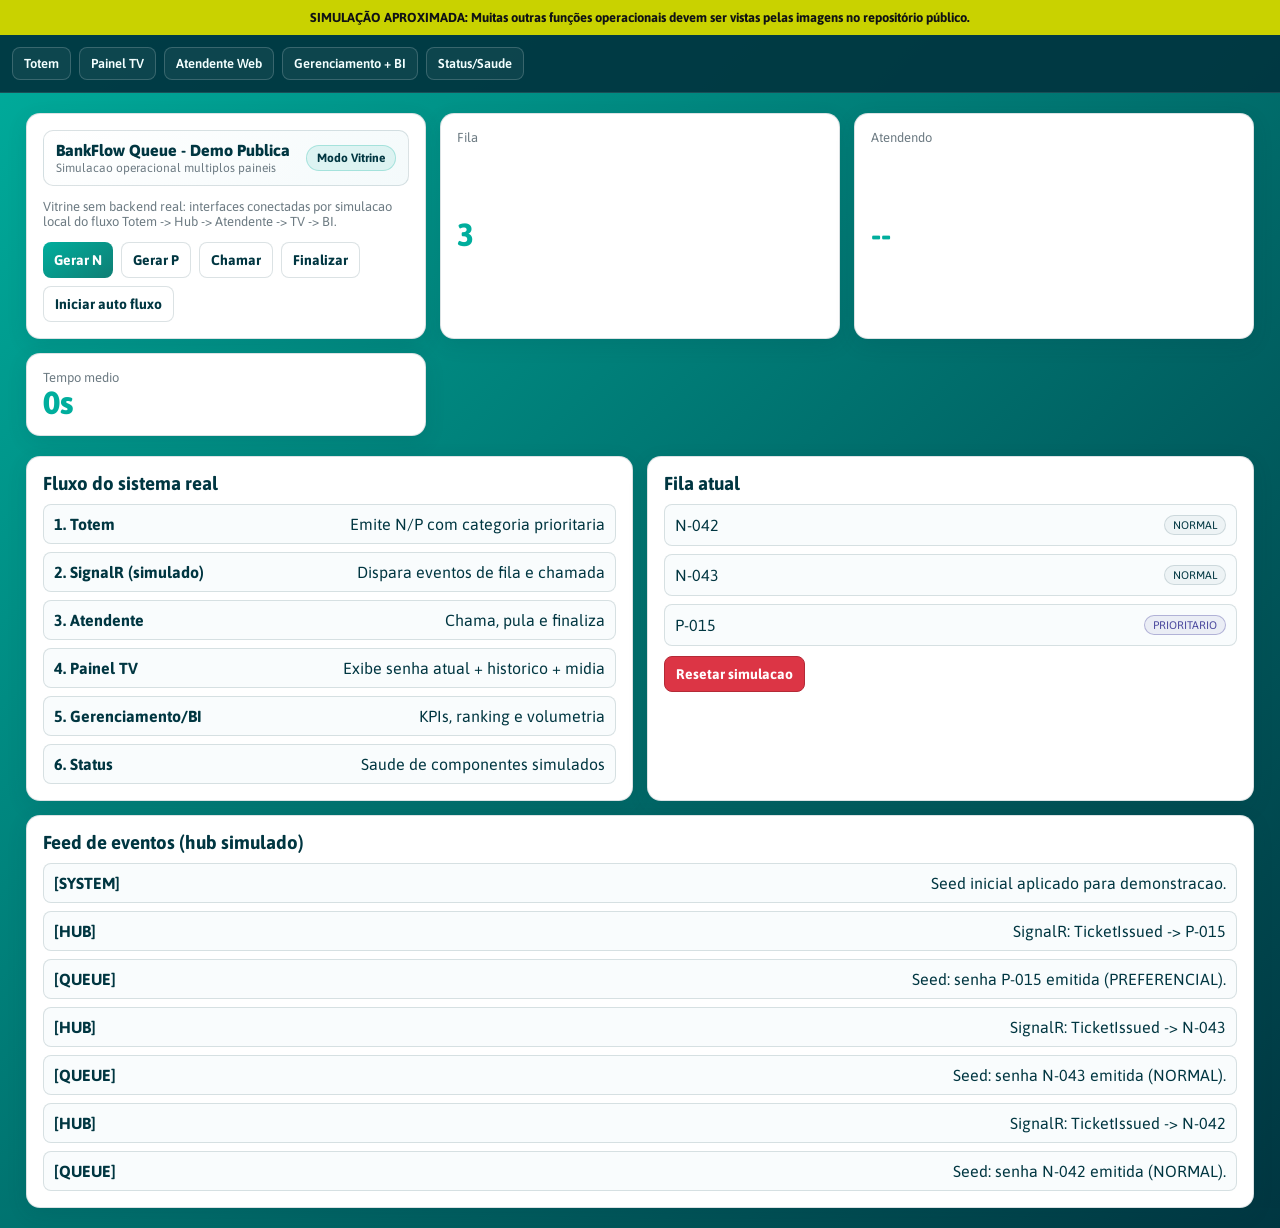
<file: index.html>
<!DOCTYPE html>
<html lang="pt-br">

<head>
  <meta charset="UTF-8" />
  <meta name="viewport" content="width=device-width, initial-scale=1.0" />
  <title>BankFlow Simulado - Inicio</title>
  <link rel="preconnect" href="https://fonts.googleapis.com" />
  <link rel="preconnect" href="https://fonts.gstatic.com" crossorigin />
  <link href="https://fonts.googleapis.com/css2?family=Asap:wght@400;500;600;700;800&display=swap" rel="stylesheet" />
  <link rel="stylesheet" href="sim-style.css" />
</head>

<body>
  <div class="sim-banner">SIMULAÇÃO APROXIMADA: Muitas outras funções operacionais devem ser vistas pelas imagens no
    repositório público.</div>
  <nav class="top-nav">
    <a href="totem.html">Totem</a>
    <a href="painel-tv.html">Painel TV</a>
    <a href="atendente-web.html">Atendente Web</a>
    <a href="gerenciamento.html">Gerenciamento + BI</a>
    <a href="status.html">Status/Saude</a>
  </nav>

  <main class="container grid cols-3">
    <section class="card">
      <div class="app-header">
        <div>
          <p class="app-name">BankFlow Queue - Demo Publica</p>
          <p class="app-subtitle">Simulacao operacional multiplos paineis</p>
        </div>
        <span class="status-pill">Modo Vitrine</span>
      </div>
      <p class="muted">Vitrine sem backend real: interfaces conectadas por simulacao local do fluxo Totem -> Hub ->
        Atendente -> TV -> BI.</p>
      <div class="actions" style="margin-top: 10px;">
        <button class="primary" id="genNormal">Gerar N</button>
        <button id="genPriority">Gerar P</button>
        <button id="call">Chamar</button>
        <button id="finish">Finalizar</button>
        <button id="autoToggle">Iniciar auto fluxo</button>
      </div>
    </section>

    <section class="card kpi">
      <span class="muted">Fila</span>
      <span class="metric" id="queue">0</span>
    </section>
    <section class="card kpi">
      <span class="muted">Atendendo</span>
      <span class="metric" id="serving">--</span>
    </section>
    <section class="card kpi">
      <span class="muted">Tempo medio</span>
      <span class="metric" id="avgWait">0s</span>
    </section>
  </main>

  <main class="container grid cols-2">
    <section class="card">
      <h3>Fluxo do sistema real</h3>
      <ul class="list">
        <li><strong>1. Totem</strong><span>Emite N/P com categoria prioritaria</span></li>
        <li><strong>2. SignalR (simulado)</strong><span>Dispara eventos de fila e chamada</span></li>
        <li><strong>3. Atendente</strong><span>Chama, pula e finaliza</span></li>
        <li><strong>4. Painel TV</strong><span>Exibe senha atual + historico + midia</span></li>
        <li><strong>5. Gerenciamento/BI</strong><span>KPIs, ranking e volumetria</span></li>
        <li><strong>6. Status</strong><span>Saude de componentes simulados</span></li>
      </ul>
    </section>

    <section class="card">
      <h3>Fila atual</h3>
      <ul class="list" id="queueList"></ul>
      <div class="actions" style="margin-top: 10px;">
        <button class="danger" id="reset">Resetar simulacao</button>
      </div>
    </section>

    <section class="card" style="grid-column: 1 / -1;">
      <h3>Feed de eventos (hub simulado)</h3>
      <ul class="list" id="eventList"></ul>
    </section>
  </main>

  <script src="sim-core.js"></script>
  <script>
    BankFlowSim.seedDemoData();

    const queue = document.getElementById("queue");
    const serving = document.getElementById("serving");
    const avgWait = document.getElementById("avgWait");
    const queueList = document.getElementById("queueList");
    const eventList = document.getElementById("eventList");
    const autoToggle = document.getElementById("autoToggle");

    let autoIssueId = null;
    let autoServiceId = null;
    let autoRunning = false;

    function stopAuto() {
      if (autoIssueId) clearInterval(autoIssueId);
      if (autoServiceId) clearInterval(autoServiceId);
      autoIssueId = null;
      autoServiceId = null;
      autoRunning = false;
      autoToggle.textContent = "Iniciar auto fluxo";
    }

    function startAuto() {
      stopAuto();
      autoIssueId = setInterval(() => BankFlowSim.autoIssueStep(), 5000);
      autoServiceId = setInterval(() => BankFlowSim.autoServiceStep(), 7000);
      autoRunning = true;
      autoToggle.textContent = "Parar auto fluxo";
    }

    function render(state) {
      queue.textContent = state.queue.length;
      serving.textContent = state.serving ? state.serving.code : "--";
      avgWait.textContent = `${state.averageWaitSec}s`;

      queueList.innerHTML = "";
      state.queue.forEach((item) => {
        const li = document.createElement("li");
        li.innerHTML = `<span>${item.code}</span><span class="badge ${item.type === "PRIORITARIO" ? "priority" : ""}">${item.type}</span>`;
        queueList.appendChild(li);
      });

      if (state.queue.length === 0) {
        const li = document.createElement("li");
        li.textContent = "Fila vazia";
        queueList.appendChild(li);
      }

      eventList.innerHTML = "";
      state.events.slice(0, 8).forEach((event) => {
        const li = document.createElement("li");
        li.innerHTML = `<strong>[${event.channel}]</strong><span>${event.message}</span>`;
        eventList.appendChild(li);
      });
      if (state.events.length === 0) {
        const li = document.createElement("li");
        li.textContent = "Sem eventos ainda";
        eventList.appendChild(li);
      }
    }

    document.getElementById("genNormal").addEventListener("click", () => BankFlowSim.issueTicket(BankFlowSim.TYPES.NORMAL));
    document.getElementById("genPriority").addEventListener("click", () => {
      const cats = BankFlowSim.PRIORITY_CATEGORIES;
      const category = cats[Math.floor(Math.random() * cats.length)];
      BankFlowSim.issueTicket(BankFlowSim.TYPES.PRIORITARIO, { category, source: "Inicio" });
    });
    document.getElementById("call").addEventListener("click", () => BankFlowSim.callNext({ attendant: "Supervisor", guiche: "Guiche 01" }));
    document.getElementById("finish").addEventListener("click", () => BankFlowSim.finishCurrent());
    document.getElementById("reset").addEventListener("click", () => {
      stopAuto();
      BankFlowSim.resetAll();
    });
    autoToggle.addEventListener("click", () => {
      if (autoRunning) stopAuto();
      else startAuto();
    });

    BankFlowSim.subscribe(render);
    render(BankFlowSim.loadState());
  </script>
</body>

</html>
</file>
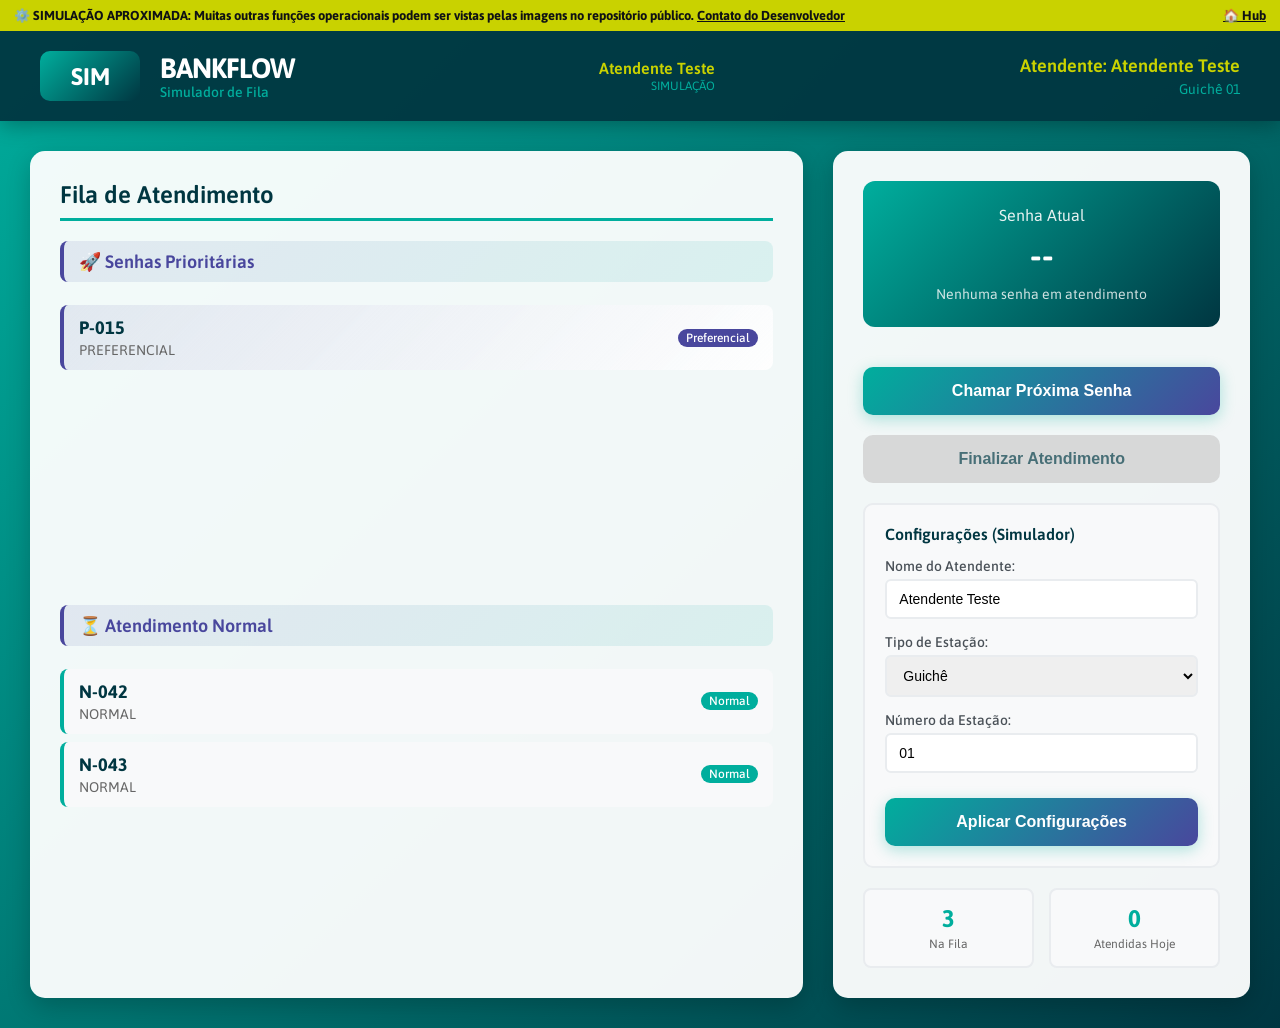
<file: atendente-web.html>
<!DOCTYPE html>
<html lang="pt-br">

<head>
  <meta charset="UTF-8">
  <meta name="viewport" content="width=device-width, initial-scale=1.0">
  <title>Painel do Atendente (Simulação) - BankFlow</title>
  <link rel="preconnect" href="https://fonts.gstatic.com/" crossorigin="">
  <link rel="stylesheet" href="https://fonts.googleapis.com/css2?family=Asap:wght@400;500;600;700;800&display=swap">
  <script src="sim-core.js"></script>
  <style>
    * {
      margin: 0;
      padding: 0;
      box-sizing: border-box;
    }

    body {
      font-family: 'Asap', sans-serif !important;
      background: linear-gradient(135deg, #00AE9D 0%, #003641 100%);
      min-height: 100vh;
      display: flex;
      flex-direction: column;
    }

    .sim-banner {
      background: #c9d200;
      color: #101214;
      text-align: center;
      padding: 8px 14px;
      font-weight: 700;
      font-size: 13px;
      z-index: 1000;
      display: flex;
      justify-content: space-between;
      align-items: center;
      width: 100%;
    }

    .sim-banner a {
      color: #101214;
      text-decoration: underline;
      font-weight: bold;
    }

    .header {
      background: rgba(0, 54, 65, 0.95);
      padding: 20px 40px;
      display: flex;
      align-items: center;
      justify-content: space-between;
      box-shadow: 0 4px 20px rgba(0, 0, 0, 0.3);
      color: white;
    }

    .logo-section {
      display: flex;
      align-items: center;
      gap: 20px;
    }

    .logo {
      width: 100px;
      height: 50px;
      background: linear-gradient(135deg, #00AE9D, #003641);
      border-radius: 10px;
      display: flex;
      align-items: center;
      justify-content: center;
      color: white;
      font-weight: bold;
      font-size: 24px;
    }

    .brand-text {
      display: flex;
      flex-direction: column;
    }

    .brand-name {
      font-size: 28px;
      font-weight: bold;
      color: white;
      letter-spacing: -1px;
    }

    .brand-subtitle {
      font-size: 14px;
      color: #00AE9D;
      font-weight: 500;
    }

    .user-section {
      display: flex;
      align-items: center;
      gap: 15px;
    }

    .user-info {
      display: flex;
      flex-direction: column;
      align-items: flex-end;
      gap: 2px;
    }

    .user-name {
      font-size: 16px;
      font-weight: 600;
      color: #C9D200;
    }

    .user-role {
      font-size: 12px;
      color: #00AE9D;
      text-transform: uppercase;
    }

    .attendant-info {
      display: flex;
      flex-direction: column;
      align-items: flex-end;
      gap: 5px;
    }

    .attendant-name {
      font-size: 18px;
      font-weight: 600;
      color: #C9D200;
    }

    .desk-info {
      font-size: 14px;
      color: #00AE9D;
    }

    .main-container {
      flex: 1;
      display: flex;
      padding: 30px;
      gap: 30px;
    }

    .queue-panel {
      flex: 2;
      background: rgba(255, 255, 255, 0.95);
      border-radius: 15px;
      padding: 30px;
      box-shadow: 0 8px 25px rgba(0, 0, 0, 0.2);
      display: flex;
      flex-direction: column;
    }

    .control-panel {
      flex: 1;
      background: rgba(255, 255, 255, 0.95);
      border-radius: 15px;
      padding: 30px;
      box-shadow: 0 8px 25px rgba(0, 0, 0, 0.2);
      display: flex;
      flex-direction: column;
      gap: 20px;
    }

    .panel-title {
      font-size: 24px;
      font-weight: 600;
      color: #003641;
      margin-bottom: 20px;
      border-bottom: 3px solid #00AE9D;
      padding-bottom: 10px;
    }

    .queue-section {
      margin-bottom: 25px;
      display: flex;
      flex-direction: column;
      flex: 1;
      min-height: 200px;
    }

    .queue-section-title {
      font-size: 18px;
      font-weight: 600;
      color: #49479D;
      margin-bottom: 15px;
      padding: 10px 15px;
      background: linear-gradient(135deg, rgba(73, 71, 157, 0.1), rgba(0, 174, 157, 0.1));
      border-radius: 8px;
      border-left: 4px solid #49479D;
    }

    .queue-list {
      overflow-y: auto;
      flex: 1;
    }

    .queue-item {
      display: flex;
      justify-content: space-between;
      align-items: center;
      padding: 12px 15px;
      margin: 8px 0;
      background: #f8f9fa;
      border-radius: 8px;
      border-left: 4px solid #00AE9D;
      transition: all 0.3s ease;
    }

    .queue-item.priority {
      border-left-color: #49479D;
      background: linear-gradient(135deg, rgba(73, 71, 157, 0.1), rgba(255, 255, 255, 0.9));
    }

    .ticket-info {
      display: flex;
      flex-direction: column;
      gap: 4px;
    }

    .ticket-number {
      font-size: 18px;
      font-weight: bold;
      color: #003641;
    }

    .ticket-service {
      font-size: 14px;
      color: #666;
    }

    .ticket-priority {
      font-size: 12px;
      padding: 2px 8px;
      border-radius: 12px;
      color: white;
      font-weight: 500;
    }

    .priority-normal {
      background-color: #00AE9D;
    }

    .priority-high {
      background-color: #49479D;
    }

    .current-ticket {
      background: linear-gradient(135deg, #00AE9D, #003641);
      color: white;
      padding: 25px;
      border-radius: 12px;
      text-align: center;
      margin-bottom: 20px;
    }

    .current-ticket-title {
      font-size: 16px;
      margin-bottom: 10px;
      opacity: 0.9;
    }

    .current-ticket-number {
      font-size: 36px;
      font-weight: bold;
      margin-bottom: 10px;
    }

    .current-ticket-service {
      font-size: 14px;
      opacity: 0.8;
    }

    .action-button {
      background: linear-gradient(135deg, #00AE9D, #49479D);
      color: white;
      border: none;
      padding: 15px 25px;
      border-radius: 10px;
      font-size: 16px;
      font-weight: 600;
      cursor: pointer;
      transition: all 0.3s ease;
      box-shadow: 0 4px 15px rgba(0, 174, 157, 0.3);
    }

    .action-button:hover:not(:disabled) {
      transform: translateY(-2px);
      box-shadow: 0 6px 20px rgba(0, 174, 157, 0.4);
    }

    .action-button:disabled {
      background: #ccc;
      cursor: not-allowed;
      box-shadow: none;
      opacity: 0.7;
    }

    .finish-button {
      background: linear-gradient(135deg, #C9D200, #7DB61C);
      color: #003641;
    }

    .attendant-config {
      background: #f8f9fa;
      padding: 20px;
      border-radius: 10px;
      border: 2px solid #e9ecef;
    }

    .config-title {
      font-size: 16px;
      font-weight: 600;
      color: #003641;
      margin-bottom: 15px;
    }

    .form-group {
      margin-bottom: 15px;
    }

    .form-label {
      display: block;
      font-size: 14px;
      font-weight: 500;
      color: #495057;
      margin-bottom: 5px;
    }

    .form-input {
      width: 100%;
      padding: 10px 12px;
      border: 2px solid #e9ecef;
      border-radius: 6px;
      font-size: 14px;
      transition: border-color 0.3s ease;
    }

    .form-input:focus {
      outline: none;
      border-color: #00AE9D;
    }

    .stats-grid {
      display: grid;
      grid-template-columns: 1fr 1fr;
      gap: 15px;
    }

    .stat-card {
      background: #f8f9fa;
      padding: 15px;
      border-radius: 8px;
      text-align: center;
      border: 2px solid #e9ecef;
    }

    .stat-number {
      font-size: 24px;
      font-weight: bold;
      color: #00AE9D;
    }

    .stat-label {
      font-size: 12px;
      color: #666;
      margin-top: 5px;
    }

    .empty-queue {
      text-align: center;
      padding: 20px;
      color: #666;
      font-style: italic;
    }

    /* Notification */
    .notification-container {
      position: fixed;
      top: 40px;
      right: 20px;
      z-index: 10000;
      max-width: 400px;
    }

    .notification {
      background: linear-gradient(135deg, #ffffff 0%, #f8f9fa 100%);
      border-left: 5px solid #00AE9D;
      border-radius: 8px;
      padding: 15px;
      margin-bottom: 15px;
      box-shadow: 0 4px 15px rgba(0, 0, 0, 0.15);
      animation: slideInX 0.3s ease-out;
      position: relative;
    }

    .notification.success {
      border-left-color: #28a745;
    }

    .notification.warning {
      border-left-color: #ffc107;
    }

    .notification.error {
      border-left-color: #dc3545;
    }

    .notification-title {
      font-weight: bold;
      font-size: 15px;
      display: flex;
      align-items: center;
      margin-bottom: 5px;
      color: #333;
    }

    .notification-message {
      font-size: 13px;
      color: #666;
    }

    .close-btn {
      position: absolute;
      top: 10px;
      right: 10px;
      background: none;
      border: none;
      font-size: 18px;
      cursor: pointer;
      color: #999;
    }

    @keyframes slideInX {
      from {
        transform: translateX(100%);
        opacity: 0;
      }

      to {
        transform: translateX(0);
        opacity: 1;
      }
    }

    @media (max-width: 1024px) {
      .main-container {
        flex-direction: column;
      }
    }
  </style>
</head>

<body>
  <div class="sim-banner">
    <span>⚙️ SIMULAÇÃO APROXIMADA: Muitas outras funções operacionais podem ser vistas pelas imagens no repositório
      público. <a href="https://www.linkedin.com/in/matheus-b-ribeiro/" target="_blank">Contato do
        Desenvolvedor</a></span>
    <a href="index.html" style="margin-left: 20px;">🏠 Hub</a>
  </div>

  <div class="header">
    <div class="logo-section">
      <div class="logo">SIM</div>
      <div class="brand-text">
        <div class="brand-name">BANKFLOW</div>
        <div class="brand-subtitle">Simulador de Fila</div>
      </div>
    </div>
    <div class="user-section">
      <div class="user-info">
        <div class="user-name" id="userName">Atendente Teste</div>
        <div class="user-role" id="userRole">Simulação</div>
      </div>
    </div>
    <div class="attendant-info">
      <div class="attendant-name" id="attendantNameDisplay">Atendente: Não configurado</div>
      <div class="desk-info" id="deskInfo">Mesa: Não configurada</div>
    </div>
  </div>

  <div class="main-container">
    <div class="queue-panel">
      <h2 class="panel-title">Fila de Atendimento</h2>

      <div class="queue-section">
        <div class="queue-section-title">🚀 Senhas Prioritárias</div>
        <div class="queue-list" id="priorityQueue">
          <div class="empty-queue">Carregando fila...</div>
        </div>
      </div>

      <div class="queue-section">
        <div class="queue-section-title">⏳ Atendimento Normal</div>
        <div class="queue-list" id="normalQueue">
          <div class="empty-queue">Carregando fila...</div>
        </div>
      </div>
    </div>

    <div class="control-panel">
      <div class="current-ticket" id="currentTicket">
        <div class="current-ticket-title">Senha Atual</div>
        <div class="current-ticket-number" id="currentTicketNumber">--</div>
        <div class="current-ticket-service" id="currentTicketService">Nenhuma senha em atendimento</div>
      </div>

      <button class="action-button" id="callNextBtn" onclick="chamarProxima()">
        Chamar Próxima Senha
      </button>

      <button class="action-button finish-button" id="finishBtn" onclick="finalizarAtual()" disabled>
        Finalizar Atendimento
      </button>

      <div class="attendant-config">
        <div class="config-title">Configurações (Simulador)</div>
        <div class="form-group">
          <label class="form-label">Nome do Atendente:</label>
          <input type="text" class="form-input" id="cfgName" value="Atendente Teste">
        </div>
        <div class="form-group">
          <label class="form-label">Tipo de Estação:</label>
          <select class="form-input" id="cfgType">
            <option value="GUICHE">Guichê</option>
            <option value="CAIXA">Caixa</option>
            <option value="GERENTE">Mesa Gerente</option>
          </select>
        </div>
        <div class="form-group">
          <label class="form-label">Número da Estação:</label>
          <input type="text" class="form-input" id="cfgNumber" value="01">
        </div>
        <button class="action-button" onclick="salvarConfig()" style="width: 100%; margin-top: 10px;">
          Aplicar Configurações
        </button>
      </div>

      <div class="stats-grid">
        <div class="stat-card">
          <div class="stat-number" id="totalQueue">0</div>
          <div class="stat-label">Na Fila</div>
        </div>
        <div class="stat-card">
          <div class="stat-number" id="totalAttended">0</div>
          <div class="stat-label">Atendidas Hoje</div>
        </div>
      </div>
    </div>
  </div>

  <div class="notification-container" id="notificationContainer"></div>

  <script>
    const serviceNames = {
      'ATEND_PF': 'Atendimento PF',
      'ATEND_PJ': 'Atendimento PJ',
      'CAIXA': 'Caixa',
      'GERENTE': 'Gerente',
      'SEGUROS': 'Seguros',
      'GERAL': 'Geral'
    };

    const priorityNames = {
      'NORMAL': 'Normal',
      '60+': 'Prioridade 60+',
      '80+': 'Prioridade 80+',
      'CRIANCA_COLO': 'Criança de Colo',
      'GESTANTE': 'Gestante',
      'LACTANTE': 'Lactante',
      'PORTADOR_DEFICIENCIA': 'Portador de Deficiência',
      'PREFERENCIAL': 'Preferencial'
    };

    let myConfig = {
      name: 'Atendente Teste',
      type: 'GUICHE',
      number: '01'
    };

    function showNotification(msg, type = 'info', title = '') {
      const container = document.getElementById('notificationContainer');
      const notif = document.createElement('div');
      notif.className = `notification ${type}`;

      const realTitle = title || (type === 'success' ? 'Sucesso' : type === 'warning' ? 'Aviso' : type === 'error' ? 'Erro' : 'Notificação');

      notif.innerHTML = `
                <button class="close-btn" onclick="this.parentElement.remove()">×</button>
                <div class="notification-title">${realTitle}</div>
                <div class="notification-message">${msg}</div>
            `;
      container.appendChild(notif);
      setTimeout(() => { if (notif.parentNode) notif.remove(); }, 5000);
    }

    function salvarConfig() {
      myConfig.name = document.getElementById('cfgName').value.trim() || 'Atendente';
      myConfig.type = document.getElementById('cfgType').value;
      myConfig.number = document.getElementById('cfgNumber').value.trim() || '01';

      atualizarDisplaysConfig();
      showNotification('Configurações aplicadas na simulação!', 'success');
    }

    function atualizarDisplaysConfig() {
      document.getElementById('userName').textContent = myConfig.name;
      document.getElementById('attendantNameDisplay').textContent = `Atendente: ${myConfig.name}`;
      const typeStr = myConfig.type === 'CAIXA' ? 'Caixa' : myConfig.type === 'GERENTE' ? 'Gerente' : 'Guichê';
      document.getElementById('deskInfo').textContent = `${typeStr} ${myConfig.number}`;
    }

    function renderQueue(state) {
      const priQ = document.getElementById('priorityQueue');
      const normQ = document.getElementById('normalQueue');

      const prioritarias = state.queue.filter(t => t.type === 'PRIORITARIO');
      const normais = state.queue.filter(t => t.type === 'NORMAL');

      const renderItem = (ticket, isPri) => `
                <div class="queue-item ${isPri ? 'priority' : ''}">
                    <div class="ticket-info">
                        <div class="ticket-number">${ticket.code}</div>
                        <div class="ticket-service">${serviceNames[ticket.category] || ticket.category}</div>
                    </div>
                    <div class="ticket-priority ${isPri ? 'priority-high' : 'priority-normal'}">
                        ${priorityNames[ticket.category] || (isPri ? 'Prioridade' : 'Normal')}
                    </div>
                </div>
            `;

      priQ.innerHTML = prioritarias.length > 0
        ? prioritarias.map(t => renderItem(t, true)).join('')
        : '<div class="empty-queue">Nenhuma senha prioritária</div>';

      normQ.innerHTML = normais.length > 0
        ? normais.map(t => renderItem(t, false)).join('')
        : '<div class="empty-queue">Nenhuma senha normal</div>';

      document.getElementById('totalQueue').textContent = state.queue.length;

      // Simulação simples de atendidas (número de histórico local + algum valor base local se quisessemos)
      document.getElementById('totalAttended').textContent = state.history.length;

      // Atendimento atual (se for meu)
      const st = state.serving;
      if (st && st.attendant === myConfig.name && st.guiche === myConfig.number) {
        document.getElementById('currentTicketNumber').textContent = st.code;
        document.getElementById('currentTicketService').textContent = `${serviceNames[st.category] || st.category} - ${priorityNames[st.category] || st.type}`;
        document.getElementById('finishBtn').disabled = false;
        document.getElementById('callNextBtn').disabled = true;
      } else {
        document.getElementById('currentTicketNumber').textContent = '--';
        document.getElementById('currentTicketService').textContent = 'Nenhuma senha em atendimento';
        document.getElementById('finishBtn').disabled = true;
        document.getElementById('callNextBtn').disabled = false;
      }
    }

    function handleState(state) {
      renderQueue(state);
    }

    function chamarProxima() {
      const ticket = BankFlowSim.callNextTicket(myConfig.number, myConfig.name, myConfig.type);
      if (ticket) {
        showNotification(`Senha ${ticket.code} chamada!`, 'success');
      } else {
        showNotification('Nenhuma senha aguardando na fila.', 'warning');
      }
    }

    function finalizarAtual() {
      const state = BankFlowSim.loadState();
      const st = state.serving;
      if (st && st.attendant === myConfig.name && st.guiche === myConfig.number) {
        BankFlowSim.finishTicket(st.id);
        showNotification(`Atendimento de ${st.code} finalizado.`, 'success');
      } else {
        showNotification('Você não tem senha em atendimento ativo.', 'error');
      }
    }

    window.onload = () => {
      atualizarDisplaysConfig();
      BankFlowSim.subscribe(handleState);
      handleState(BankFlowSim.loadState());
    };
  </script>
</body>

</html>
</file>
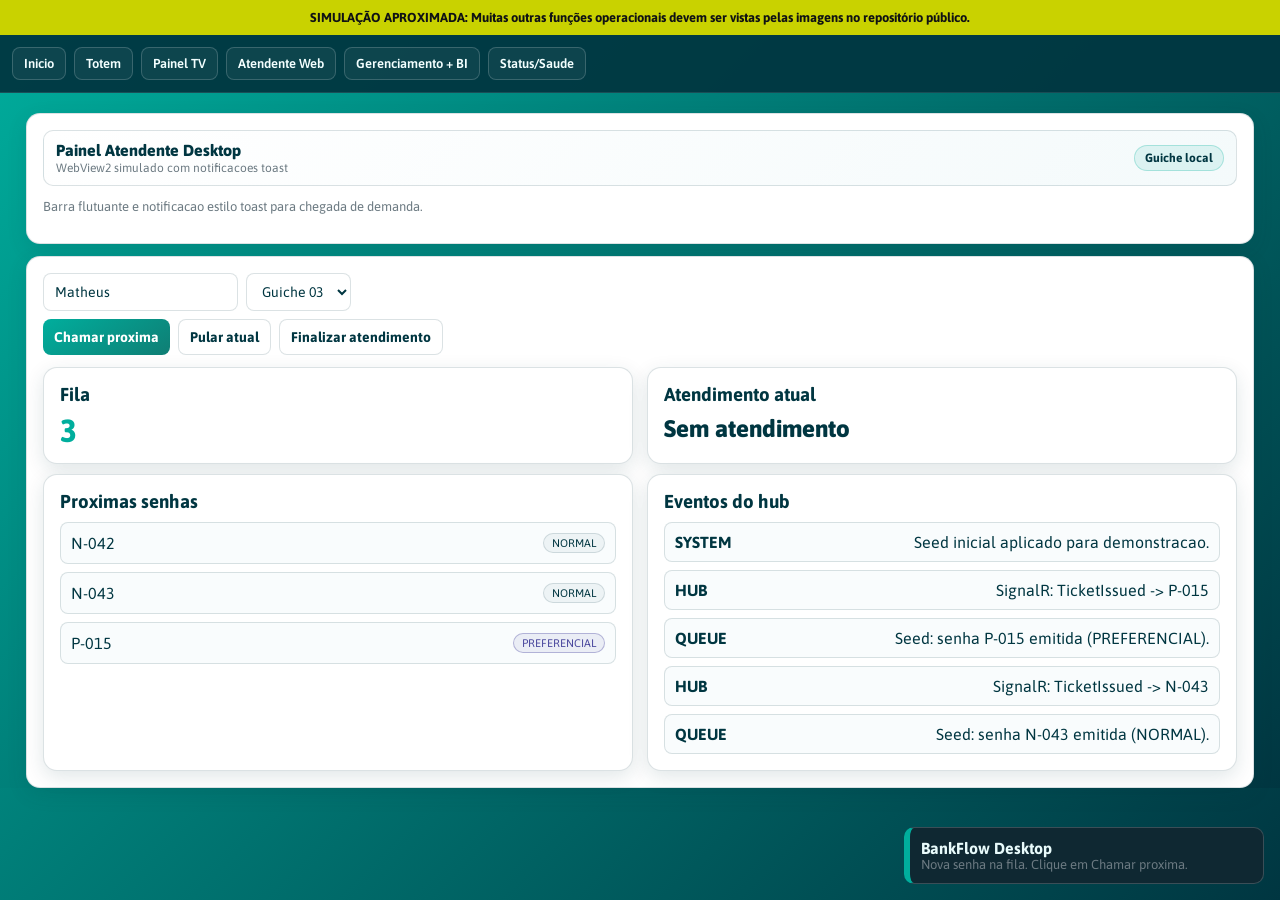
<file: atendente.html>
<!DOCTYPE html>
<html lang="pt-br">

<head>
    <meta charset="UTF-8" />
    <meta name="viewport" content="width=device-width, initial-scale=1.0" />
    <title>BankFlow Simulado - Atendente Desktop</title>
    <link rel="preconnect" href="https://fonts.googleapis.com" />
    <link rel="preconnect" href="https://fonts.gstatic.com" crossorigin />
    <link href="https://fonts.googleapis.com/css2?family=Asap:wght@400;500;600;700;800&display=swap" rel="stylesheet" />
    <link rel="stylesheet" href="sim-style.css" />
</head>

<body>
    <div class="sim-banner">SIMULAÇÃO APROXIMADA: Muitas outras funções operacionais devem ser vistas pelas imagens no
        repositório público.</div>
    <nav class="top-nav">
        <a href="index.html">Inicio</a>
        <a href="totem.html">Totem</a>
        <a href="painel-tv.html">Painel TV</a>
        <a href="atendente-web.html">Atendente Web</a>
        <a href="gerenciamento.html">Gerenciamento + BI</a>
        <a href="status.html">Status/Saude</a>
    </nav>

    <main class="container">
        <section class="card">
            <div class="app-header">
                <div>
                    <p class="app-name">Painel Atendente Desktop</p>
                    <p class="app-subtitle">WebView2 simulado com notificacoes toast</p>
                </div>
                <span class="status-pill">Guiche local</span>
            </div>
            <p class="muted">Barra flutuante e notificacao estilo toast para chegada de demanda.</p>
        </section>

        <section class="card" style="margin-top: 12px;">
            <div class="actions" style="margin-bottom: 8px;">
                <input id="attendantName" class="input" value="Matheus" />
                <select id="guiche" class="input">
                    <option>Guiche 01</option>
                    <option>Guiche 02</option>
                    <option selected>Guiche 03</option>
                </select>
            </div>

            <div class="actions">
                <button class="primary" id="callBtn">Chamar proxima</button>
                <button id="skipBtn">Pular atual</button>
                <button id="finishBtn">Finalizar atendimento</button>
            </div>

            <div class="grid cols-2" style="margin-top: 12px;">
                <div class="card">
                    <h3>Fila</h3>
                    <div class="metric" id="queueCount">0</div>
                </div>
                <div class="card">
                    <h3>Atendimento atual</h3>
                    <div class="ticket" id="servingCode">--</div>
                </div>
            </div>

            <div class="grid cols-2" style="margin-top: 10px;">
                <div class="card">
                    <h3>Proximas senhas</h3>
                    <ul class="list" id="queueList"></ul>
                </div>
                <div class="card">
                    <h3>Eventos do hub</h3>
                    <ul class="list" id="events"></ul>
                </div>
            </div>
        </section>
    </main>

    <div class="toast" id="toast">
        <strong>BankFlow Desktop</strong>
        <div class="muted" id="toastMessage">Aguardando eventos.</div>
    </div>

    <script src="sim-core.js"></script>
    <script>
        const queueCount = document.getElementById("queueCount");
        const servingCode = document.getElementById("servingCode");
        const queueList = document.getElementById("queueList");
        const events = document.getElementById("events");
        const toast = document.getElementById("toast");
        const toastMessage = document.getElementById("toastMessage");

        let lastQueue = 0;

        function showToast(message) {
            toastMessage.textContent = message;
            toast.classList.add("show");
            setTimeout(() => toast.classList.remove("show"), 2500);
        }

        function render(state) {
            queueCount.textContent = state.queue.length;
            servingCode.textContent = state.serving ? `${state.serving.code} - ${state.serving.guiche}` : "Sem atendimento";

            queueList.innerHTML = "";
            state.queue.slice(0, 5).forEach((item) => {
                const li = document.createElement("li");
                li.innerHTML = `<span>${item.code}</span><span class="badge ${item.type === "PRIORITARIO" ? "priority" : ""}">${item.category}</span>`;
                queueList.appendChild(li);
            });
            if (state.queue.length === 0) {
                const li = document.createElement("li");
                li.textContent = "Fila vazia";
                queueList.appendChild(li);
            }

            events.innerHTML = "";
            state.events.slice(0, 5).forEach((event) => {
                const li = document.createElement("li");
                li.innerHTML = `<strong>${event.channel}</strong><span>${event.message}</span>`;
                events.appendChild(li);
            });
            if (state.events.length === 0) {
                const li = document.createElement("li");
                li.textContent = "Sem eventos";
                events.appendChild(li);
            }

            if (state.queue.length > lastQueue && !state.serving) {
                showToast("Nova senha na fila. Clique em Chamar proxima.");
            }
            lastQueue = state.queue.length;
        }

        document.getElementById("callBtn").addEventListener("click", () => {
            const result = BankFlowSim.callNext({
                attendant: document.getElementById("attendantName").value || "Atendente Desktop",
                guiche: document.getElementById("guiche").value
            });
            if (result) showToast(`Senha ${result.code} chamada.`);
            else showToast("Nao foi possivel chamar (fila vazia ou atendimento em curso).");
            render(BankFlowSim.loadState());
        });

        document.getElementById("skipBtn").addEventListener("click", () => {
            const result = BankFlowSim.skipCurrent();
            showToast(result ? `Senha ${result.code} pulada.` : "Nao ha senha em atendimento.");
            render(BankFlowSim.loadState());
        });

        document.getElementById("finishBtn").addEventListener("click", () => {
            const result = BankFlowSim.finishCurrent();
            showToast(result ? `Senha ${result.code} finalizada.` : "Nao ha senha em atendimento.");
            render(BankFlowSim.loadState());
        });

        BankFlowSim.subscribe(render);
        render(BankFlowSim.loadState());
    </script>
</body>

</html>
</file>
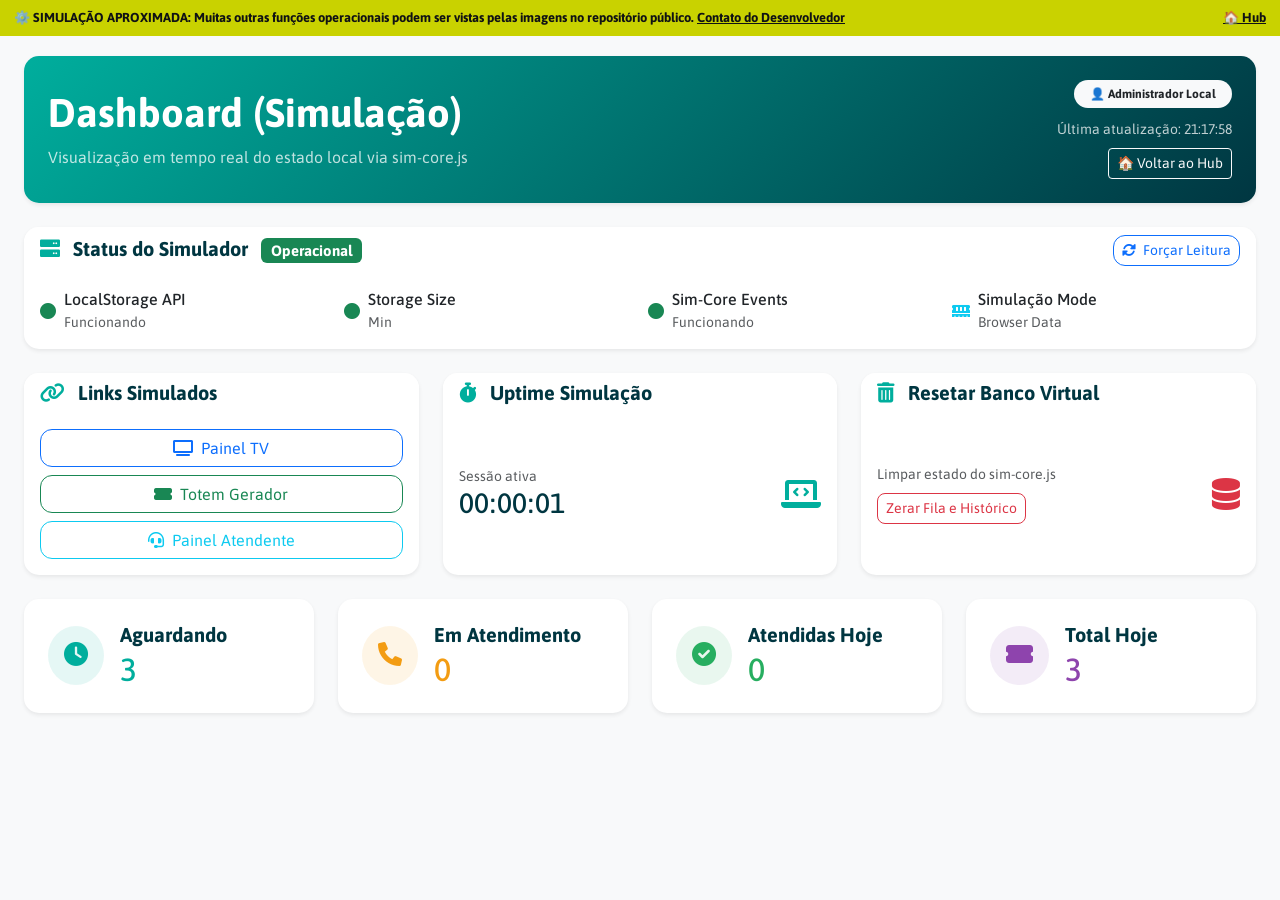
<file: gerenciamento.html>
<!DOCTYPE html>
<html lang="pt-br">

<head>
  <meta charset="UTF-8">
  <meta name="viewport" content="width=device-width, initial-scale=1.0">
  <title>Dashboard (Simulação) - Sistema de Senhas</title>
  <link href="https://cdn.jsdelivr.net/npm/bootstrap@5.3.0/dist/css/bootstrap.min.css" rel="stylesheet">
  <link rel="stylesheet" href="https://cdnjs.cloudflare.com/ajax/libs/font-awesome/6.0.0/css/all.min.css">
  <link rel="preconnect" href="https://fonts.googleapis.com">
  <link rel="preconnect" href="https://fonts.gstatic.com" crossorigin>
  <link href="https://fonts.googleapis.com/css2?family=Asap:wght@400;500;600;700&display=swap" rel="stylesheet">
  <script src="sim-core.js"></script>
  <style>
    body {
      font-family: 'Asap', sans-serif;
      background-color: #f8f9fa;
    }

    .sim-banner {
      background: #c9d200;
      color: #101214;
      text-align: center;
      padding: 8px 14px;
      font-weight: 700;
      font-size: 13px;
      z-index: 1000;
      display: flex;
      justify-content: space-between;
      align-items: center;
      width: 100%;
      margin-bottom: 20px;
    }

    .sim-banner a {
      color: #101214;
      text-decoration: underline;
      font-weight: bold;
    }

    .btn-outline-primary:hover,
    .btn-outline-success:hover,
    .btn-outline-info:hover,
    .btn-outline-secondary:hover {
      transform: translateY(-2px);
      box-shadow: 0 4px 15px rgba(0, 0, 0, 0.2);
    }

    .card {
      transition: all 0.3s ease;
    }

    .card:hover {
      transform: translateY(-2px);
    }
  </style>
</head>

<body>

  <div class="sim-banner">
    <span>⚙️ SIMULAÇÃO APROXIMADA: Muitas outras funções operacionais podem ser vistas pelas imagens no repositório
      público. <a href="https://www.linkedin.com/in/matheus-b-ribeiro/" target="_blank">Contato do
        Desenvolvedor</a></span>
    <a href="index.html" style="margin-left: 20px;">🏠 Hub</a>
  </div>

  <div id="notification-container" style="position: fixed; top: 60px; right: 20px; z-index: 9999;"></div>

  <div class="container-fluid px-4">
    <!-- Header com informações do usuário -->
    <div class="row mb-4">
      <div class="col-12">
        <div class="card border-0 shadow-sm"
          style="border-radius: 15px; background: linear-gradient(135deg, #00AE9D 0%, #003641 100%);">
          <div class="card-body text-white p-4">
            <div class="d-flex justify-content-between align-items-center">
              <div>
                <h1 class="display-6 fw-bold mb-2">Dashboard (Simulação)</h1>
                <p class="mb-0 opacity-75">Visualização em tempo real do estado local via sim-core.js</p>
              </div>
              <div class="text-end">
                <div class="mb-2">
                  <span class="badge bg-light text-dark px-3 py-2 rounded-pill">
                    👤 Administrador Local
                  </span>
                </div>
                <div class="mb-2">
                  <small class="opacity-75">Última atualização: <span id="ultimaAtualizacao">--:--:--</span></small>
                </div>
                <a href="index.html" class="btn btn-outline-light btn-sm">
                  🏠 Voltar ao Hub
                </a>
              </div>
            </div>
          </div>
        </div>
      </div>
    </div>

    <!-- Status do Sistema -->
    <div class="row mb-4">
      <div class="col-12">
        <div class="card border-0 shadow-sm" style="border-radius: 15px;">
          <div class="card-header border-0 bg-white" style="border-radius: 15px 15px 0 0;">
            <div class="d-flex justify-content-between align-items-center flex-wrap gap-2">
              <h5 class="fw-bold mb-0" style="color: #003641;">
                <i class="fas fa-server me-2" style="color: #00AE9D;"></i>
                Status do Simulador
                <span id="system-status-badge" class="badge bg-success ms-2">Operacional</span>
              </h5>
              <button id="btn-refresh-status" onclick="manualRefresh()" type="button"
                class="btn btn-sm btn-outline-primary" style="border-radius: 12px;">
                <i class="fas fa-rotate me-1"></i>
                Forçar Leitura
              </button>
            </div>
          </div>
          <div class="card-body">
            <div class="row g-3" id="system-status-grid">
              <div class="col-lg-3 col-md-6">
                <div class="d-flex align-items-center">
                  <div class="flex-shrink-0">
                    <i id="api-status-icon" class="fas fa-circle text-success"></i>
                  </div>
                  <div class="flex-grow-1 ms-2">
                    <h6 class="mb-0">LocalStorage API</h6>
                    <small id="api-status-text" class="text-muted">Funcionando</small>
                  </div>
                </div>
              </div>
              <div class="col-lg-3 col-md-6">
                <div class="d-flex align-items-center">
                  <div class="flex-shrink-0">
                    <i id="db-status-icon" class="fas fa-circle text-success"></i>
                  </div>
                  <div class="flex-grow-1 ms-2">
                    <h6 class="mb-0">Storage Size</h6>
                    <small id="db-status-text" class="text-muted">Min</small>
                  </div>
                </div>
              </div>
              <div class="col-lg-3 col-md-6">
                <div class="d-flex align-items-center">
                  <div class="flex-shrink-0">
                    <i id="signalr-status-icon" class="fas fa-circle text-success"></i>
                  </div>
                  <div class="flex-grow-1 ms-2">
                    <h6 class="mb-0">Sim-Core Events</h6>
                    <small id="signalr-status-text" class="text-muted">Funcionando</small>
                  </div>
                </div>
              </div>
              <div class="col-lg-3 col-md-6">
                <div class="d-flex align-items-center">
                  <div class="flex-shrink-0">
                    <i class="fas fa-memory text-info"></i>
                  </div>
                  <div class="flex-grow-1 ms-2">
                    <h6 class="mb-0">Simulação Mode</h6>
                    <small id="memory-usage" class="text-muted">Browser Data</small>
                  </div>
                </div>
              </div>
            </div>
          </div>
        </div>
      </div>
    </div>

    <!-- Widgets de Acesso e Uptime -->
    <div class="row g-4 mb-4">
      <div class="col-lg-4">
        <div class="card border-0 shadow-sm h-100" style="border-radius: 15px;">
          <div class="card-header border-0 bg-white" style="border-radius: 15px 15px 0 0;">
            <h5 class="fw-bold mb-0" style="color: #003641;">
              <i class="fas fa-link me-2" style="color: #00AE9D;"></i>
              Links Simulados
            </h5>
          </div>
          <div class="card-body">
            <div class="d-grid gap-2">
              <a href="painel-tv.html" target="_blank" rel="noopener" class="btn btn-outline-primary"
                style="border-radius: 12px;">
                <i class="fas fa-tv me-2"></i>Painel TV
              </a>
              <a href="totem.html" target="_blank" rel="noopener" class="btn btn-outline-success"
                style="border-radius: 12px;">
                <i class="fas fa-ticket-alt me-2"></i>Totem Gerador
              </a>
              <a href="atendente-web.html" target="_blank" rel="noopener" class="btn btn-outline-info"
                style="border-radius: 12px;">
                <i class="fas fa-headset me-2"></i>Painel Atendente
              </a>
            </div>
          </div>
        </div>
      </div>
      <div class="col-lg-4">
        <div class="card border-0 shadow-sm h-100" style="border-radius: 15px;">
          <div class="card-header border-0 bg-white" style="border-radius: 15px 15px 0 0;">
            <h5 class="fw-bold mb-0" style="color: #003641;">
              <i class="fas fa-stopwatch me-2" style="color: #00AE9D;"></i>
              Uptime Simulação
            </h5>
          </div>
          <div class="card-body d-flex align-items-center justify-content-between">
            <div>
              <small class="text-muted d-block">Sessão ativa</small>
              <h3 class="mb-0" style="color: #003641;" id="server-uptime-widget">00:00:00</h3>
            </div>
            <i class="fas fa-laptop-code" style="font-size: 2rem; color: #00AE9D;"></i>
          </div>
        </div>
      </div>
      <div class="col-lg-4">
        <div class="card border-0 shadow-sm h-100" style="border-radius: 15px;">
          <div class="card-header border-0 bg-white" style="border-radius: 15px 15px 0 0;">
            <h5 class="fw-bold mb-0" style="color: #003641;">
              <i class="fas fa-trash-alt me-2" style="color: #00AE9D;"></i>
              Resetar Banco Virtual
            </h5>
          </div>
          <div class="card-body d-flex align-items-center justify-content-between">
            <div>
              <small class="text-muted d-block">Limpar estado do sim-core.js</small>
              <button class="btn btn-outline-danger btn-sm mt-2"
                onclick="BankFlowSim.resetState(); renderDashboard(BankFlowSim.loadState());"
                style="border-radius: 8px;">Zerar Fila e Histórico</button>
            </div>
            <i class="fas fa-database" style="font-size: 2rem; color: #dc3545;"></i>
          </div>
        </div>
      </div>
    </div>

    <!-- Cards de Estatísticas Principais -->
    <div class="row g-4 mb-4">
      <div class="col-lg-3 col-md-6">
        <div class="card border-0 shadow-sm h-100" style="border-radius: 15px; border-left: 4px solid #00AE9D;">
          <div class="card-body p-4">
            <div class="d-flex align-items-center">
              <div class="flex-shrink-0">
                <div class="rounded-circle p-3" style="background: rgba(0, 174, 157, 0.1);">
                  <i class="fas fa-clock" style="color: #00AE9D; font-size: 1.5rem;"></i>
                </div>
              </div>
              <div class="flex-grow-1 ms-3">
                <div class="row">
                  <div class="col">
                    <h5 class="fw-bold mb-1" style="color: #003641;">Aguardando</h5>
                    <h2 class="mb-0" style="color: #00AE9D;" id="senhasAguardando">0</h2>
                  </div>
                </div>
              </div>
            </div>
          </div>
        </div>
      </div>

      <div class="col-lg-3 col-md-6">
        <div class="card border-0 shadow-sm h-100" style="border-radius: 15px; border-left: 4px solid #f39c12;">
          <div class="card-body p-4">
            <div class="d-flex align-items-center">
              <div class="flex-shrink-0">
                <div class="rounded-circle p-3" style="background: rgba(243, 156, 18, 0.1);">
                  <i class="fas fa-phone" style="color: #f39c12; font-size: 1.5rem;"></i>
                </div>
              </div>
              <div class="flex-grow-1 ms-3">
                <div class="row">
                  <div class="col">
                    <h5 class="fw-bold mb-1" style="color: #003641;">Em Atendimento</h5>
                    <h2 class="mb-0" style="color: #f39c12;" id="senhasSendoAtendidas">0</h2>
                  </div>
                </div>
              </div>
            </div>
          </div>
        </div>
      </div>

      <div class="col-lg-3 col-md-6">
        <div class="card border-0 shadow-sm h-100" style="border-radius: 15px; border-left: 4px solid #27ae60;">
          <div class="card-body p-4">
            <div class="d-flex align-items-center">
              <div class="flex-shrink-0">
                <div class="rounded-circle p-3" style="background: rgba(39, 174, 96, 0.1);">
                  <i class="fas fa-check-circle" style="color: #27ae60; font-size: 1.5rem;"></i>
                </div>
              </div>
              <div class="flex-grow-1 ms-3">
                <div class="row">
                  <div class="col">
                    <h5 class="fw-bold mb-1" style="color: #003641;">Atendidas Hoje</h5>
                    <h2 class="mb-0" style="color: #27ae60;" id="senhasAtendidasHoje">0</h2>
                  </div>
                </div>
              </div>
            </div>
          </div>
        </div>
      </div>

      <div class="col-lg-3 col-md-6">
        <div class="card border-0 shadow-sm h-100" style="border-radius: 15px; border-left: 4px solid #8e44ad;">
          <div class="card-body p-4">
            <div class="d-flex align-items-center">
              <div class="flex-shrink-0">
                <div class="rounded-circle p-3" style="background: rgba(142, 68, 173, 0.1);">
                  <i class="fas fa-ticket-alt" style="color: #8e44ad; font-size: 1.5rem;"></i>
                </div>
              </div>
              <div class="flex-grow-1 ms-3">
                <div class="row">
                  <div class="col">
                    <h5 class="fw-bold mb-1" style="color: #003641;">Total Hoje</h5>
                    <h2 class="mb-0" style="color: #8e44ad;" id="senhasHoje">0</h2>
                  </div>
                </div>
              </div>
            </div>
          </div>
        </div>
      </div>
    </div>
  </div>

  <script src="https://cdn.jsdelivr.net/npm/bootstrap@5.3.0/dist/js/bootstrap.bundle.min.js"></script>
  <script>
    let startTime = new Date();

    function updateUptime() {
      const now = new Date();
      const diff = Math.floor((now - startTime) / 1000);
      const h = String(Math.floor(diff / 3600)).padStart(2, '0');
      const m = String(Math.floor((diff % 3600) / 60)).padStart(2, '0');
      const s = String(diff % 60).padStart(2, '0');
      document.getElementById('server-uptime-widget').textContent = `${h}:${m}:${s}`;
    }

    function renderDashboard(state) {
      if (!state) state = BankFlowSim.loadState();

      let aguardando = state.queue.length;
      let emAtendimento = state.serving ? 1 : 0;
      let atendidas = state.history.length;
      let total = aguardando + emAtendimento + atendidas;

      document.getElementById('senhasAguardando').textContent = aguardando;
      document.getElementById('senhasSendoAtendidas').textContent = emAtendimento;
      document.getElementById('senhasAtendidasHoje').textContent = atendidas;
      document.getElementById('senhasHoje').textContent = total;

      const d = new Date();
      document.getElementById('ultimaAtualizacao').textContent = d.toLocaleTimeString('pt-BR');
    }

    function manualRefresh() {
      renderDashboard();
    }

    setInterval(updateUptime, 1000);
    BankFlowSim.subscribe(renderDashboard);
    renderDashboard();

  </script>
</body>

</html>
</file>
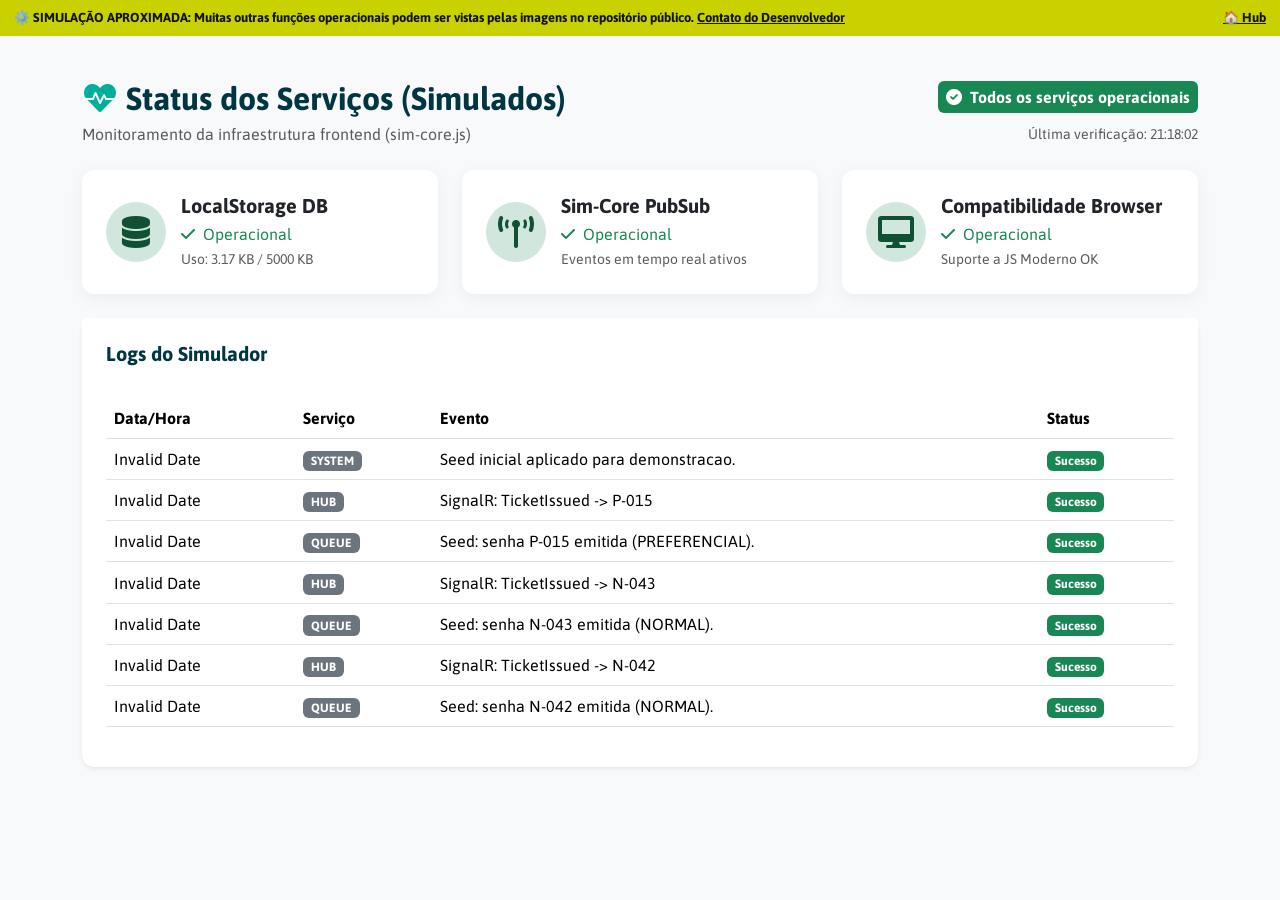
<file: status.html>
<!DOCTYPE html>
<html lang="pt-br">

<head>
  <meta charset="UTF-8">
  <meta name="viewport" content="width=device-width, initial-scale=1.0">
  <title>Status do Sistema - BankFlow Simulador</title>
  <link href="https://cdn.jsdelivr.net/npm/bootstrap@5.3.0/dist/css/bootstrap.min.css" rel="stylesheet">
  <link rel="stylesheet" href="https://cdnjs.cloudflare.com/ajax/libs/font-awesome/6.0.0/css/all.min.css">
  <link href="https://fonts.googleapis.com/css2?family=Asap:wght@400;500;600;700&display=swap" rel="stylesheet">
  <script src="sim-core.js"></script>
  <style>
    body {
      font-family: 'Asap', sans-serif;
      background-color: #f8f9fa;
    }

    .sim-banner {
      background: #c9d200;
      color: #101214;
      text-align: center;
      padding: 8px 14px;
      font-weight: 700;
      font-size: 13px;
      z-index: 1000;
      display: flex;
      justify-content: space-between;
      align-items: center;
      width: 100%;
      margin-bottom: 20px;
    }

    .sim-banner a {
      color: #101214;
      text-decoration: underline;
      font-weight: bold;
    }

    .status-card {
      border: none;
      border-radius: 12px;
      box-shadow: 0 4px 15px rgba(0, 0, 0, 0.05);
      transition: transform 0.2s;
    }

    .status-card:hover {
      transform: translateY(-5px);
    }

    .status-icon {
      font-size: 2rem;
      width: 60px;
      height: 60px;
      display: flex;
      align-items: center;
      justify-content: center;
      border-radius: 50%;
      margin-right: 15px;
    }

    .bg-success-light {
      background-color: #d1e7dd;
      color: #0f5132;
    }
  </style>
</head>

<body>

  <div class="sim-banner">
    <span>⚙️ SIMULAÇÃO APROXIMADA: Muitas outras funções operacionais podem ser vistas pelas imagens no repositório
      público. <a href="https://www.linkedin.com/in/matheus-b-ribeiro/" target="_blank">Contato do
        Desenvolvedor</a></span>
    <a href="index.html" style="margin-left: 20px;">🏠 Hub</a>
  </div>

  <div class="container py-4">
    <div class="d-flex justify-content-between align-items-center mb-4">
      <div>
        <h2 class="fw-bold mb-1" style="color: #003641;">
          <i class="fas fa-heartbeat me-2" style="color: #00AE9D;"></i>Status dos Serviços (Simulados)
        </h2>
        <p class="text-muted mb-0">Monitoramento da infraestrutura frontend (sim-core.js)</p>
      </div>
      <div class="text-end">
        <span class="badge bg-success p-2 fs-6 mb-2">
          <i class="fas fa-check-circle me-1"></i> Todos os serviços operacionais
        </span>
        <div><small class="text-muted">Última verificação: <span id="lastCheckTime">--:--:--</span></small></div>
      </div>
    </div>

    <div class="row g-4 mb-4">
      <div class="col-md-6 col-lg-4">
        <div class="card status-card h-100">
          <div class="card-body p-4 d-flex align-items-center">
            <div class="status-icon bg-success-light">
              <i class="fas fa-database"></i>
            </div>
            <div>
              <h5 class="fw-bold mb-1">LocalStorage DB</h5>
              <p class="text-success mb-0"><i class="fas fa-check me-1"></i> Operacional</p>
              <small class="text-muted" id="dbSizeText">Uso: ~0KB / 5MB</small>
            </div>
          </div>
        </div>
      </div>

      <div class="col-md-6 col-lg-4">
        <div class="card status-card h-100">
          <div class="card-body p-4 d-flex align-items-center">
            <div class="status-icon bg-success-light">
              <i class="fas fa-broadcast-tower"></i>
            </div>
            <div>
              <h5 class="fw-bold mb-1">Sim-Core PubSub</h5>
              <p class="text-success mb-0"><i class="fas fa-check me-1"></i> Operacional</p>
              <small class="text-muted">Eventos em tempo real ativos</small>
            </div>
          </div>
        </div>
      </div>

      <div class="col-md-6 col-lg-4">
        <div class="card status-card h-100">
          <div class="card-body p-4 d-flex align-items-center">
            <div class="status-icon bg-success-light">
              <i class="fas fa-desktop"></i>
            </div>
            <div>
              <h5 class="fw-bold mb-1">Compatibilidade Browser</h5>
              <p class="text-success mb-0"><i class="fas fa-check me-1"></i> Operacional</p>
              <small class="text-muted">Suporte a JS Moderno OK</small>
            </div>
          </div>
        </div>
      </div>
    </div>

    <div class="card border-0 shadow-sm" style="border-radius: 12px;">
      <div class="card-header bg-white border-0 pt-4 pb-0 px-4">
        <h5 class="fw-bold" style="color: #003641;">Logs do Simulador</h5>
      </div>
      <div class="card-body p-4">
        <div class="table-responsive">
          <table class="table table-hover align-middle">
            <thead>
              <tr>
                <th>Data/Hora</th>
                <th>Serviço</th>
                <th>Evento</th>
                <th>Status</th>
              </tr>
            </thead>
            <tbody id="logsTable">
              <tr>
                <td colspan="4" class="text-center text-muted">Carregando logs...</td>
              </tr>
            </tbody>
          </table>
        </div>
      </div>
    </div>
  </div>

  <script>
    function updateStatus() {
      const d = new Date();
      document.getElementById('lastCheckTime').textContent = d.toLocaleTimeString('pt-BR');

      // Estimate localstorage size
      let _lsTotal = 0, _xLen, _x;
      for (_x in localStorage) {
        if (!localStorage.hasOwnProperty(_x)) { continue; }
        _xLen = ((localStorage[_x].length + _x.length) * 2);
        _lsTotal += _xLen;
      }
      document.getElementById('dbSizeText').textContent = `Uso: ${(_lsTotal / 1024).toFixed(2)} KB / 5000 KB`;

      const state = BankFlowSim.loadState();
      const tbody = document.getElementById('logsTable');

      if (state.events && state.events.length > 0) {
        tbody.innerHTML = '';
        state.events.slice(0, 10).forEach(ev => {
          const tr = document.createElement('tr');
          const time = new Date(ev.timestamp).toLocaleTimeString('pt-BR');
          tr.innerHTML = `
                    <td>${time}</td>
                    <td><span class="badge bg-secondary">${ev.channel}</span></td>
                    <td>${ev.message}</td>
                    <td><span class="badge bg-success">Sucesso</span></td>
                `;
          tbody.appendChild(tr);
        });
      } else {
        tbody.innerHTML = '<tr><td colspan="4" class="text-center text-muted">Nenhum evento registrado ainda.</td></tr>';
      }
    }

    setInterval(updateStatus, 5000);
    updateStatus();
  </script>
</body>

</html>
</file>
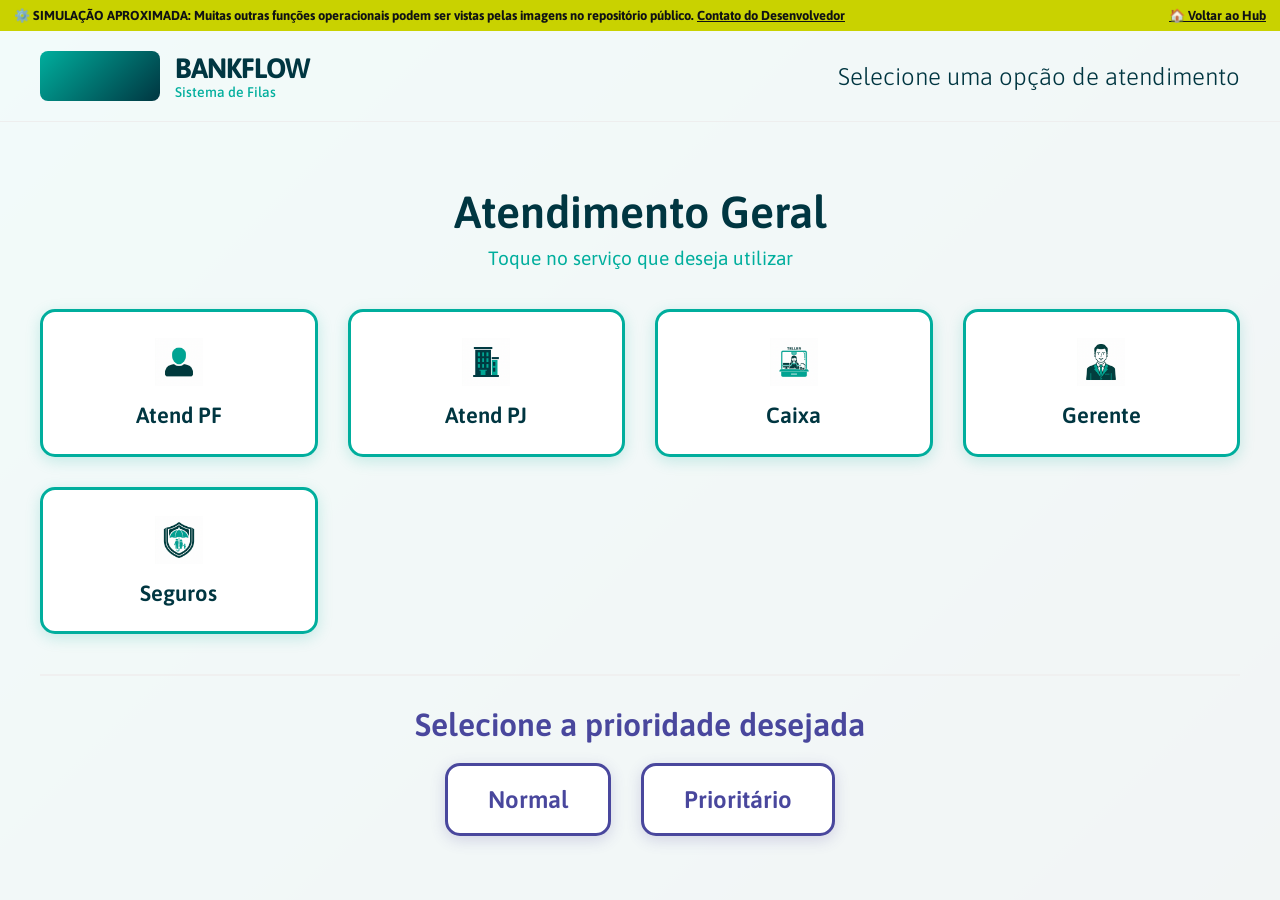
<file: totem.html>
<!DOCTYPE html>
<html lang="pt-br">

<head>
  <meta charset="UTF-8">
  <meta name="viewport" content="width=device-width, initial-scale=1.0">
  <title>Sistema de Senhas - BankFlow (Simulação)</title>
  <link rel="preconnect" href="https://fonts.gstatic.com/" crossorigin="">
  <link rel="stylesheet" href="https://fonts.googleapis.com/css2?family=Asap:wght@400;500;600;700;800&display=swap">
  <link rel="stylesheet" href="https://cdnjs.cloudflare.com/ajax/libs/font-awesome/6.0.0/css/all.min.css">
  <style>
    * {
      margin: 0;
      padding: 0;
      box-sizing: border-box;
    }

    html,
    body {
      height: 100%;
      overflow: hidden;
    }

    body {
      font-family: 'Asap', sans-serif !important;
      background: linear-gradient(135deg, #00AE9D 0%, #003641 100%);
      display: flex;
      justify-content: center;
      align-items: center;
      padding: 0;
    }

    .main-wrapper {
      width: 100%;
      height: 100%;
      background: rgba(255, 255, 255, 0.95);
      box-shadow: 0 4px 20px rgba(0, 0, 0, 0.1);
      display: flex;
      flex-direction: column;
    }

    .sim-banner {
      background: #c9d200;
      color: #101214;
      text-align: center;
      padding: 8px 14px;
      font-weight: 700;
      font-size: 13px;
      z-index: 1000;
      display: flex;
      justify-content: space-between;
      align-items: center;
    }

    .sim-banner a {
      color: #101214;
      text-decoration: underline;
      font-weight: bold;
    }

    .header {
      width: 100%;
      padding: 20px 40px;
      display: flex;
      align-items: center;
      justify-content: space-between;
      border-bottom: 1px solid #eee;
    }

    .logo-section {
      display: flex;
      align-items: center;
      gap: 15px;
    }

    .logo {
      width: 120px;
      height: 50px;
      border-radius: 8px;
      background: linear-gradient(135deg, #00AE9D, #003641);
    }

    .brand-text {
      display: flex;
      flex-direction: column;
    }

    .brand-name {
      font-size: 28px;
      font-weight: bold;
      color: #003641;
      letter-spacing: -1px;
    }

    .brand-subtitle {
      font-size: 14px;
      color: #00AE9D;
      font-weight: 500;
    }

    .welcome-text {
      font-size: 24px;
      color: #003641;
      font-weight: 300;
    }

    .container {
      width: 100%;
      padding: 40px;
      text-align: center;
      flex-grow: 1;
      display: flex;
      flex-direction: column;
      justify-content: center;
      overflow-y: auto;
    }

    .service-title {
      font-size: 3.5vw;
      color: #003641;
      margin-bottom: 10px;
      font-weight: 600;
    }

    .service-subtitle {
      font-size: 1.5vw;
      color: #00AE9D;
      margin-bottom: 40px;
    }

    .services-grid {
      display: grid;
      grid-template-columns: repeat(auto-fit, minmax(220px, 1fr));
      gap: 30px;
      margin-bottom: 40px;
      max-width: 1200px;
      width: 100%;
      margin-left: auto;
      margin-right: auto;
    }

    .service-button {
      background: white;
      border: 3px solid #00AE9D;
      border-radius: 15px;
      padding: 25px 20px;
      cursor: pointer;
      transition: all 0.3s ease;
      box-shadow: 0 4px 15px rgba(0, 174, 157, 0.2);
      color: #003641;
    }

    /* ESTILO DO BOTÃO SELECIONADO */
    .service-button.selected {
      background: #00AE9D;
      color: white;
      transform: translateY(-5px);
      box-shadow: 0 8px 25px rgba(0, 174, 157, 0.4);
    }

    .service-button.priority {
      border-color: #49479D;
    }

    .service-button.priority.selected {
      background: #49479D;
      color: white;
    }

    .service-button .icon {
      font-size: 48px;
      margin-bottom: 15px;
      height: 50px;
      display: flex;
      align-items: center;
      justify-content: center;
      pointer-events: none;
    }

    .service-button .icon img {
      width: 48px;
      height: 48px;
      object-fit: contain;
    }

    .service-button .title {
      font-size: 22px;
      font-weight: 600;
      line-height: 1.2;
      pointer-events: none;
    }

    /* SEÇÃO DE PRIORIDADE RESTAURADA */
    .priority-section {
      margin-top: 30px;
      padding-top: 30px;
      border-top: 2px solid #f0f0f0;
    }

    .priority-title {
      font-size: 2.5vw;
      color: #49479D;
      margin-bottom: 20px;
      font-weight: 600;
    }

    .priority-buttons {
      display: flex;
      gap: 30px;
      justify-content: center;
      flex-wrap: wrap;
    }

    .priority-button {
      background: white;
      border: 3px solid #49479D;
      border-radius: 15px;
      padding: 20px 40px;
      cursor: pointer;
      transition: all 0.3s ease;
      box-shadow: 0 4px 15px rgba(73, 71, 157, 0.2);
      font-size: 24px;
      font-weight: 600;
      color: #49479D;
    }

    .priority-button:hover {
      background: #49479D;
      color: white;
      transform: translateY(-3px);
    }

    #senha-display {
      font-size: 10em;
      font-weight: bold;
      color: #00AE9D;
      text-shadow: 2px 2px 4px rgba(0, 0, 0, 0.1);
      animation: fadeIn 0.5s ease;
    }

    .back-button {
      position: absolute;
      bottom: 40px;
      left: 40px;
      background: #003641;
      color: white;
      border: none;
      border-radius: 50px;
      padding: 15px 25px;
      cursor: pointer;
      font-size: 16px;
      font-weight: 600;
      transition: all 0.3s ease;
      box-shadow: 0 4px 15px rgba(0, 54, 65, 0.3);
      text-decoration: none;
    }

    .back-button:hover {
      background: #00AE9D;
      transform: translateY(-2px);
    }

    @keyframes fadeIn {
      from {
        opacity: 0;
        transform: scale(0.8);
      }

      to {
        opacity: 1;
        transform: scale(1);
      }
    }

    .hidden {
      display: none !important;
    }

    @media (max-width: 768px) {
      .header {
        flex-direction: column;
        gap: 15px;
        text-align: center;
        padding: 20px;
      }

      .welcome-text {
        display: none;
      }

      .service-title {
        font-size: 6vw;
      }

      .service-subtitle {
        font-size: 3vw;
      }

      #senha-display {
        font-size: 15vw;
      }
    }
  </style>
</head>

<body>
  <div class="main-wrapper">
    <div class="sim-banner">
      <span>⚙️ SIMULAÇÃO APROXIMADA: Muitas outras funções operacionais podem ser vistas pelas imagens no repositório
        público. <a href="https://www.linkedin.com/in/matheus-b-ribeiro/" target="_blank">Contato do
          Desenvolvedor</a></span>
      <a href="index.html" style="margin-left: 20px;">🏠 Voltar ao Hub</a>
    </div>
    <div class="header">
      <div class="logo-section">
        <div class="logo"></div>
        <div class="brand-text">
          <div class="brand-name">BANKFLOW</div>
          <div class="brand-subtitle">Sistema de Filas</div>
        </div>
      </div>
      <div class="welcome-text">Selecione uma opção de atendimento</div>
    </div>

    <div class="container">
      <div id="service-selection">
        <h1 class="service-title">Atendimento Geral</h1>
        <p class="service-subtitle">Toque no serviço que deseja utilizar</p>

        <div class="services-grid">
          <div class="service-button" data-service="ATEND_PF">
            <div class="icon"><img src="assets/icon-pf.png" alt="Atend PF"></div>
            <div class="title">Atend PF</div>
          </div>
          <div class="service-button" data-service="ATEND_PJ">
            <div class="icon"><img src="assets/icon-pj.png" alt="Atend PJ"></div>
            <div class="title">Atend PJ</div>
          </div>
          <div class="service-button" data-service="CAIXA">
            <div class="icon"><img src="assets/icon-caixa.png" alt="Caixa"></div>
            <div class="title">Caixa</div>
          </div>
          <div class="service-button" data-service="GERENTE">
            <div class="icon"><img src="assets/icon-gerente.png" alt="Gerente"></div>
            <div class="title">Gerente</div>
          </div>
          <div class="service-button" data-service="SEGUROS">
            <div class="icon"><img src="assets/icon-seguros.png" alt="Seguros"></div>
            <div class="title">Seguros</div>
          </div>
        </div>

        <div class="priority-section">
          <h2 class="priority-title">Selecione a prioridade desejada</h2>
          <div class="priority-buttons">
            <div class="priority-button" data-priority="NORMAL">Normal</div>
            <div class="priority-button" data-priority="PRIORITARIO">Prioritário</div>
          </div>
        </div>
      </div>

      <div id="priority-selection" class="hidden">
        <h1 class="service-title">Selecione o Tipo de Prioridade</h1>
        <div id="priority-options" class="services-grid">
        </div>
        <button class="back-button" onclick="showServiceSelection()">
          <i class="fas fa-arrow-left"></i> Voltar
        </button>
      </div>

      <div id="senha-display" class="hidden">--</div>
    </div>
  </div>

  <script src="sim-core.js"></script>
  <script>
    let selectedService = null;

    const priorityOptions = {
      'PRIORITARIO': [
        { id: '60+', title: '60+', icon: 'assets/icon-idoso.png' },
        { id: '80+', title: '80+', icon: 'assets/icon-idoso.png' },
        { id: 'CRIANCA_COLO', title: 'Criança de Colo', icon: 'assets/icon-crianca-lactante.png' },
        { id: 'GESTANTE', title: 'Gestante', icon: 'assets/icon-gestante.png' },
        { id: 'LACTANTE', title: 'Lactante', icon: 'assets/icon-crianca-lactante.png' },
        { id: 'PORTADOR_DEFICIENCIA', title: 'Portador de Deficiência', icon: 'assets/icon-pcd.png' }
      ]
    };

    // Adiciona evento de clique aos botões de serviço
    document.querySelectorAll('.service-button:not(.priority)').forEach(button => {
      button.addEventListener('click', function () {
        // Remove a classe 'selected' de todos os outros botões de serviço
        document.querySelectorAll('#service-selection .service-button').forEach(btn => btn.classList.remove('selected'));

        // Adiciona a classe 'selected' apenas ao botão clicado
        this.classList.add('selected');

        // Armazena o serviço selecionado
        selectedService = this.dataset.service;
      });
    });

    // Adiciona evento de clique aos botões de prioridade (Normal/Prioritário)
    document.querySelectorAll('.priority-button').forEach(button => {
      button.addEventListener('click', function () {
        const priorityType = this.dataset.priority;

        if (!selectedService) {
          alert('Por favor, selecione um tipo de atendimento primeiro.');
          return;
        }

        if (priorityType === 'NORMAL') {
          generateTicket(selectedService, 'NORMAL');
        } else if (priorityType === 'PRIORITARIO') {
          showPriorityOptions();
        }
      });
    });

    function showPriorityOptions() {
      document.getElementById('service-selection').classList.add('hidden');
      document.getElementById('priority-selection').classList.remove('hidden');

      const priorityContainer = document.getElementById('priority-options');
      priorityContainer.innerHTML = '';

      priorityOptions.PRIORITARIO.forEach(option => {
        const button = document.createElement('div');
        button.className = 'service-button priority';
        button.innerHTML = `
                    <div class="icon">
                        <img src="${option.icon}" alt="${option.title}">
                    </div>
                    <div class="title">${option.title}</div>
                `;
        button.addEventListener('click', () => {
          generateTicket(selectedService, option.id);
        });
        priorityContainer.appendChild(button);
      });
    }

    function showServiceSelection() {
      document.getElementById('priority-selection').classList.add('hidden');
      document.getElementById('service-selection').classList.remove('hidden');
      document.getElementById('senha-display').classList.add('hidden');
    }

    function generateTicket(service, priority) {
      try {
        let ticketCode = null;
        if (priority === 'NORMAL') {
          const ticket = BankFlowSim.issueTicket(BankFlowSim.TYPES.NORMAL, { source: "Totem Simulado", category: service });
          ticketCode = ticket.code;
        } else {
          const ticket = BankFlowSim.issueTicket(BankFlowSim.TYPES.PRIORITARIO, { source: "Totem Simulado", category: priority });
          ticketCode = ticket.code;
        }

        document.getElementById('service-selection').classList.add('hidden');
        document.getElementById('priority-selection').classList.add('hidden');

        const senhaDisplay = document.getElementById('senha-display');
        senhaDisplay.classList.remove('hidden');
        senhaDisplay.textContent = ticketCode;

        setTimeout(resetSelections, 5000);

      } catch (error) {
        console.error(error);
        alert('Erro na simulação local.');
        resetSelections();
      }
    }

    function resetSelections() {
      selectedService = null;
      document.querySelectorAll('.service-button').forEach(b => b.classList.remove('selected'));

      document.getElementById('senha-display').classList.add('hidden');
      document.getElementById('priority-selection').classList.add('hidden');
      document.getElementById('service-selection').classList.remove('hidden');
      resetInactivityTimer();
    }

    let inactivityTimer;
    function resetInactivityTimer() {
      clearTimeout(inactivityTimer);
      inactivityTimer = setTimeout(resetSelections, 30000);
    }

    document.addEventListener('click', resetInactivityTimer);
    document.addEventListener('touchstart', resetInactivityTimer);
    resetInactivityTimer();

  </script>
</body>

</html>
</file>
<file: sim-style.css>
:root {
  --bf-green: #00ae9d;
  --bf-dark: #003641;
  --bf-purple: #49479d;
  --bf-yellow: #c9d200;
  --bg-page: #eff4f6;
  --bg-surface: #ffffff;
  --text-primary: #003641;
  --text-secondary: #6c7a82;
  --line: rgba(0, 54, 65, 0.14);
  --shadow-soft: 0 6px 20px rgba(0, 54, 65, 0.12);
  --danger: #dc3545;
}

* {
  box-sizing: border-box;
}

html,
body {
  margin: 0;
  font-family: "Asap", "Segoe UI", Tahoma, sans-serif;
  background: linear-gradient(135deg, #00ae9d 0%, #003641 100%);
  color: var(--text-primary);
  min-height: 100%;
}

.sim-banner {
  background: var(--bf-yellow);
  color: #101214;
  text-align: center;
  padding: 10px 14px;
  font-weight: 700;
  font-size: 13px;
}

.top-nav {
  display: flex;
  flex-wrap: wrap;
  gap: 8px;
  padding: 12px;
  border-bottom: 1px solid rgba(255, 255, 255, 0.1);
  background: rgba(0, 54, 65, 0.95);
  position: sticky;
  top: 0;
  z-index: 5;
}

.top-nav a {
  color: #f3ffff;
  text-decoration: none;
  padding: 8px 11px;
  border: 1px solid rgba(255, 255, 255, 0.18);
  border-radius: 8px;
  font-size: 13px;
  font-weight: 600;
  background: rgba(255, 255, 255, 0.05);
  transition: all 0.2s ease;
}

.top-nav a:hover {
  border-color: var(--bf-green);
  color: var(--bf-yellow);
}

.container {
  width: min(1240px, 96vw);
  margin: 20px auto;
}

.grid {
  display: grid;
  gap: 14px;
}

.grid.cols-2 {
  grid-template-columns: repeat(2, minmax(0, 1fr));
}

.grid.cols-3 {
  grid-template-columns: repeat(3, minmax(0, 1fr));
}

.card {
  background: var(--bg-surface);
  border: 1px solid var(--line);
  border-radius: 14px;
  padding: 16px;
  box-shadow: var(--shadow-soft);
}

.card h2,
.card h3 {
  margin: 0 0 10px;
  color: var(--bf-dark);
}

.metric {
  font-size: 32px;
  font-weight: 800;
  color: var(--bf-green);
  line-height: 1;
}

.muted {
  color: var(--text-secondary);
  font-size: 13px;
}

button,
.input,
select {
  background: #ffffff;
  color: var(--text-primary);
  border: 1px solid var(--line);
  border-radius: 8px;
  padding: 9px 11px;
  font-size: 14px;
  font-family: inherit;
}

button {
  cursor: pointer;
  font-weight: 700;
}

button.primary {
  background: linear-gradient(145deg, var(--bf-green), #0f7e74);
  border: 0;
  color: #ffffff;
}

button.danger {
  background: var(--danger);
  border-color: #b42a37;
  color: #ffffff;
}

.actions {
  display: flex;
  gap: 8px;
  flex-wrap: wrap;
}

.list {
  list-style: none;
  margin: 0;
  padding: 0;
  display: grid;
  gap: 8px;
}

.list li {
  border: 1px solid var(--line);
  border-radius: 8px;
  padding: 10px;
  background: #f9fcfd;
  display: flex;
  justify-content: space-between;
  gap: 8px;
  align-items: center;
}

.ticket {
  font-weight: 800;
  font-size: 24px;
  color: var(--bf-dark);
}

.big-ticket {
  font-size: clamp(56px, 12vw, 146px);
  font-weight: 900;
  line-height: 0.95;
  color: var(--bf-green);
  animation: pulse 1.8s infinite;
}

@keyframes pulse {
  0% { transform: scale(1); opacity: 1; }
  50% { transform: scale(1.03); opacity: 0.94; }
  100% { transform: scale(1); opacity: 1; }
}

.toast {
  position: fixed;
  right: 16px;
  bottom: 16px;
  width: min(360px, 90vw);
  background: #0f2832;
  color: #e8fbfb;
  border: 1px solid rgba(255, 255, 255, 0.18);
  border-left: 6px solid var(--bf-green);
  border-radius: 10px;
  padding: 11px;
  opacity: 0;
  transform: translateY(14px);
  transition: all 0.25s ease;
  pointer-events: none;
  z-index: 9;
}

.toast.show {
  opacity: 1;
  transform: translateY(0);
}

.badge {
  display: inline-block;
  padding: 3px 8px;
  border-radius: 999px;
  font-size: 11px;
  border: 1px solid var(--line);
  background: #edf3f5;
}

.badge.priority {
  border-color: rgba(73, 71, 157, 0.35);
  color: var(--bf-purple);
  background: rgba(73, 71, 157, 0.08);
}

.kpi {
  display: grid;
  gap: 2px;
}

.video-placeholder {
  height: 190px;
  border: 2px dashed rgba(0, 174, 157, 0.35);
  border-radius: 10px;
  display: grid;
  place-items: center;
  color: var(--text-secondary);
  background: linear-gradient(180deg, #f8fcfd, #edf5f7);
}

.footer-note {
  margin-top: 18px;
  color: var(--text-secondary);
  font-size: 12px;
}

.app-header {
  display: flex;
  justify-content: space-between;
  align-items: center;
  gap: 10px;
  margin-bottom: 12px;
  padding: 10px 12px;
  border-radius: 10px;
  border: 1px solid var(--line);
  background: linear-gradient(135deg, #ffffff, #f4fafb);
}

.app-name {
  margin: 0;
  font-weight: 800;
  color: var(--bf-dark);
}

.app-subtitle {
  margin: 2px 0 0;
  font-size: 12px;
  color: var(--text-secondary);
}

.status-pill {
  border: 1px solid rgba(0, 174, 157, 0.25);
  background: rgba(0, 174, 157, 0.1);
  color: var(--bf-dark);
  padding: 5px 10px;
  border-radius: 999px;
  font-size: 12px;
  font-weight: 700;
}

.action-grid {
  display: grid;
  grid-template-columns: repeat(2, minmax(0, 1fr));
  gap: 8px;
}

.action-grid button {
  min-height: 44px;
}

.tv-call-box {
  background: linear-gradient(140deg, #003641, #045968);
  color: #e7fcff;
  border: 1px solid rgba(255, 255, 255, 0.18);
  border-radius: 12px;
  padding: 14px;
  margin-top: 10px;
}

.tv-call-box .big-ticket {
  color: #e0ff3e;
}

@media (max-width: 900px) {
  .grid.cols-2,
  .grid.cols-3 {
    grid-template-columns: 1fr;
  }

  .action-grid {
    grid-template-columns: 1fr;
  }
}
</file>
